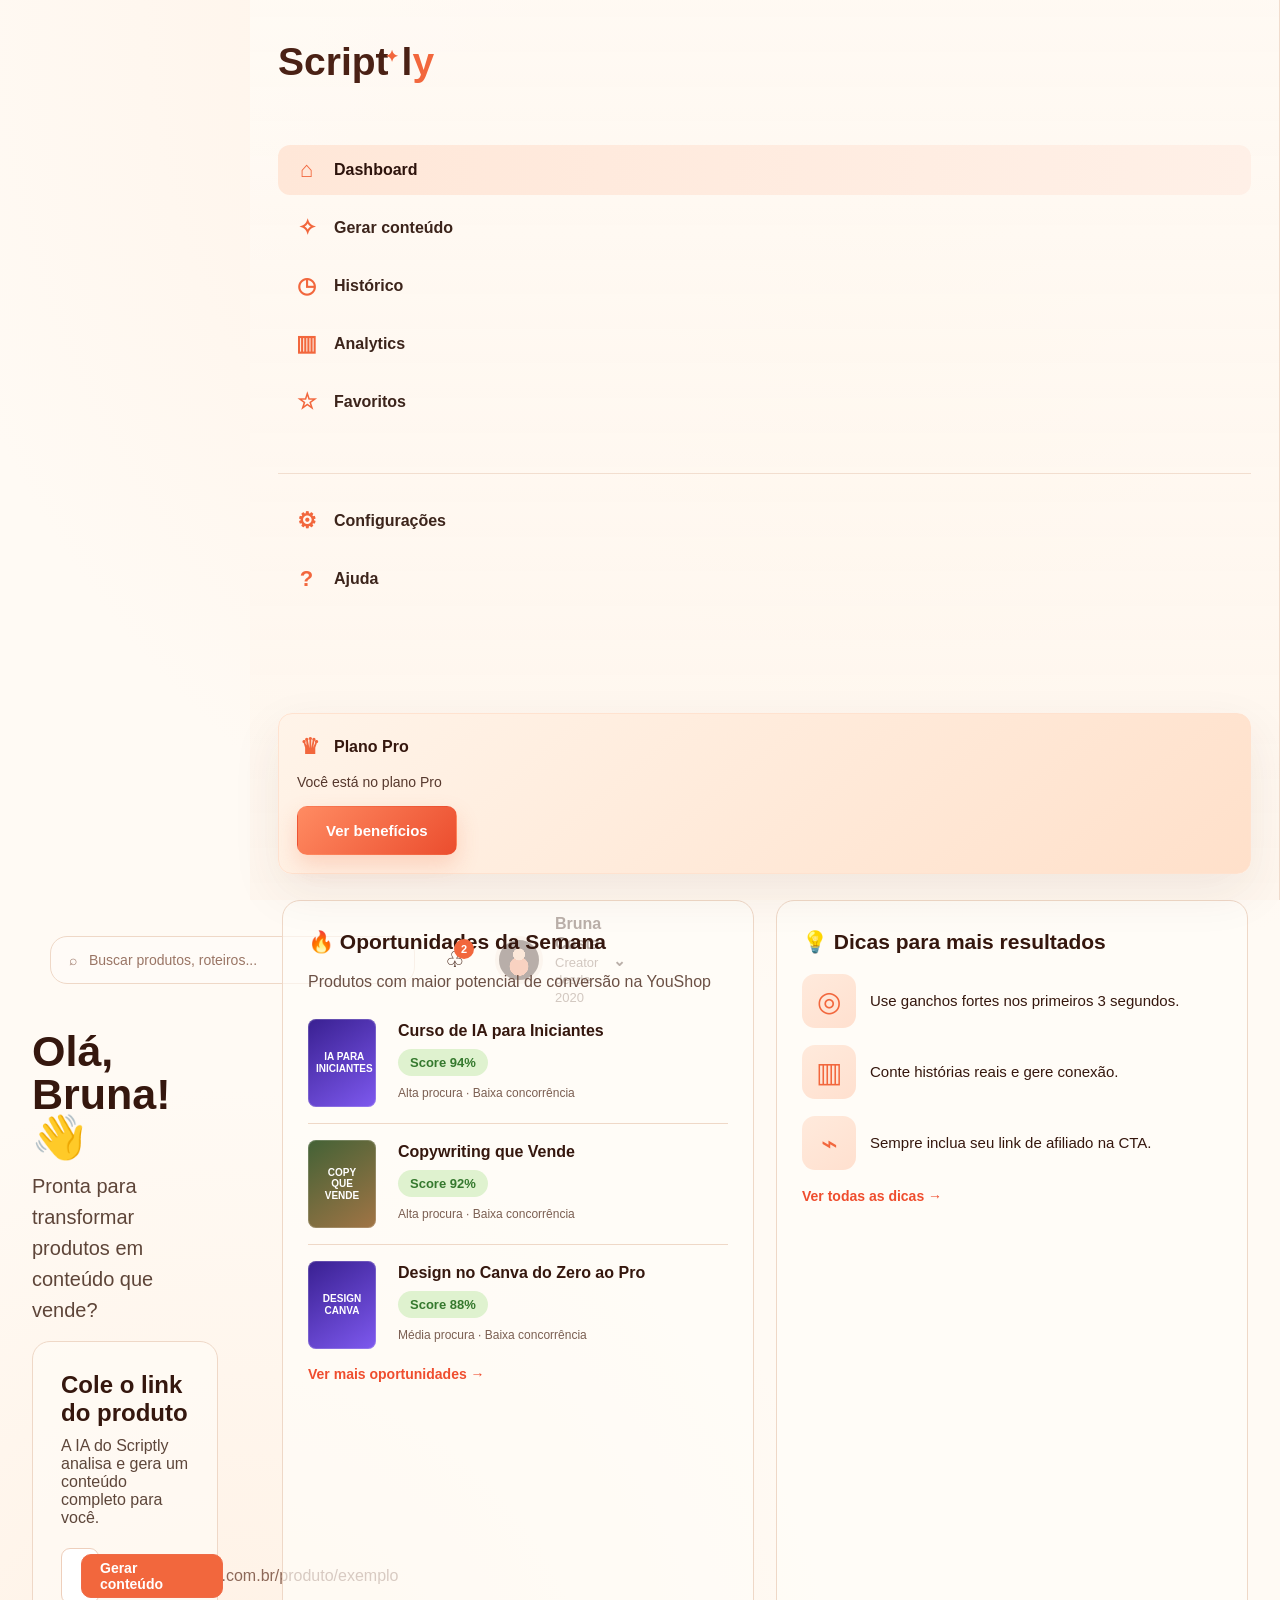
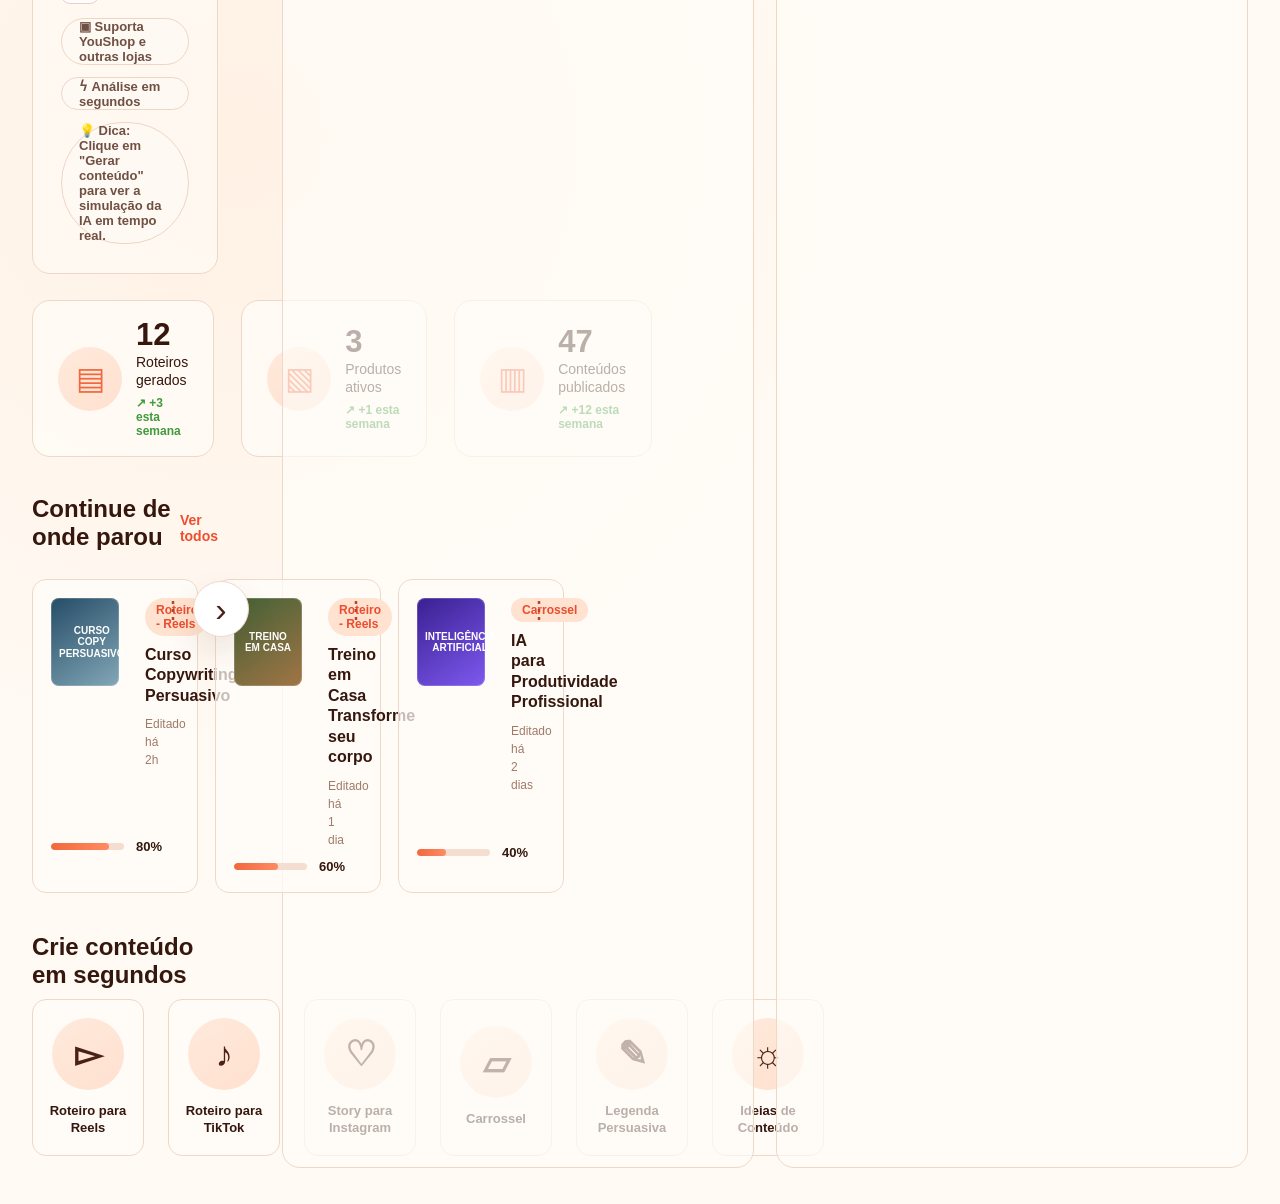
<file: index.html>
﻿<!DOCTYPE html>
<html lang="pt-BR">
<head>
  <meta charset="UTF-8" />
  <meta name="viewport" content="width=device-width, initial-scale=1.0" />
  <title>Scriptly Dashboard</title>
  <link rel="stylesheet" href="scriptly-dashboard.css" />
</head>
<body>
  <div class="dashboard">
    <aside class="sidebar">
      <div class="logo">Script<span class="spark">✦</span>l<span>y</span></div>

      <nav class="nav">
        <a class="nav-item active" href="#"><span class="icon">⌂</span>Dashboard</a>
        <a class="nav-item" href="scriptly-resultado.html"><span class="icon">✧</span>Gerar conteúdo</a>
        <a class="nav-item" href="#"><span class="icon">◷</span>Histórico</a>
        <a class="nav-item" href="#"><span class="icon">▥</span>Analytics</a>
        <a class="nav-item" href="#"><span class="icon">☆</span>Favoritos</a>
      </nav>

      <nav class="nav nav-secondary">
        <a class="nav-item" href="#"><span class="icon">⚙</span>Configurações</a>
        <a class="nav-item" href="#"><span class="icon">?</span>Ajuda</a>
      </nav>

      <div class="plan-card">
        <strong><span class="icon">♛</span>Plano Pro</strong>
        <p>Você está no plano Pro</p>
        <a class="button" href="#">Ver benefícios</a>
      </div>
    </aside>

    <main>
      <header class="topbar">
        <div class="search">⌕ <span>Buscar produtos, roteiros...</span></div>
        <div class="user-actions">
          <div class="bell">♧<span class="badge-dot">2</span></div>
          <div class="profile">
            <div class="avatar" aria-hidden="true"></div>
            <div>
              <strong>Bruna Costa</strong>
              <span>Creator desde 2020</span>
            </div>
            <strong>⌄</strong>
          </div>
        </div>
      </header>

      <section class="hero">
        <div>
          <h1>Olá, Bruna! 👋</h1>
          <p>Pronta para transformar produtos em conteúdo que vende?</p>
        </div>
      </section>

      <section class="generator">
        <div>
          <h2>Cole o link do produto</h2>
          <p>A IA do Scriptly analisa e gera um conteúdo completo para você.</p>
          <div class="generator-form">
            <div class="input-row">🔗 <span>https://youshop.com.br/produto/exemplo</span></div>
            <a class="button" href="scriptly-resultado.html">Gerar conteúdo</a>
          </div>
          <div class="chips">
            <span class="chip">▣ Suporta YouShop e outras lojas</span>
            <span class="chip">ϟ Análise em segundos</span>
            <span class="chip">💡 Dica: Clique em "Gerar conteúdo" para ver a simulação da IA em tempo real.</span>
          </div>
        </div>
      </section>

      <section class="stats">
        <article class="stat">
          <div class="stat-icon">▤</div>
          <div><b>12</b><span>Roteiros gerados</span><div class="gain">↗ +3 esta semana</div></div>
        </article>
        <article class="stat">
          <div class="stat-icon">▧</div>
          <div><b>3</b><span>Produtos ativos</span><div class="gain">↗ +1 esta semana</div></div>
        </article>
        <article class="stat">
          <div class="stat-icon">▥</div>
          <div><b>47</b><span>Conteúdos publicados</span><div class="gain">↗ +12 esta semana</div></div>
        </article>
      </section>

      <section class="continue-wrap">
        <div class="section-head">
          <h2 class="section-title">Continue de onde parou</h2>
          <a href="#">Ver todos</a>
        </div>

        <div class="projects">
          <article class="project-card">
            <div class="book blue">CURSO COPY PERSUASIVO</div>
            <div class="project-meta">
              <span class="tag">Roteiro - Reels</span>
              <h3>Curso Copywriting Persuasivo</h3>
              <small>Editado há 2h</small>
            </div>
            <div class="dots">⋮</div>
            <div class="progress"><div class="bar"><span style="width:80%"></span></div><b>80%</b></div>
          </article>

          <article class="project-card">
            <div class="book green">TREINO EM CASA</div>
            <div class="project-meta">
              <span class="tag">Roteiro - Reels</span>
              <h3>Treino em Casa Transforme seu corpo</h3>
              <small>Editado há 1 dia</small>
            </div>
            <div class="dots">⋮</div>
            <div class="progress"><div class="bar"><span style="width:60%"></span></div><b>60%</b></div>
          </article>

          <article class="project-card">
            <div class="book purple">INTELIGÊNCIA ARTIFICIAL</div>
            <div class="project-meta">
              <span class="tag">Carrossel</span>
              <h3>IA para Produtividade Profissional</h3>
              <small>Editado há 2 dias</small>
            </div>
            <div class="dots">⋮</div>
            <div class="progress"><div class="bar"><span style="width:40%"></span></div><b>40%</b></div>
          </article>
        </div>
        <div class="next">›</div>
      </section>

      <section>
        <h2 class="section-title">Crie conteúdo em segundos</h2>
        <div class="tools">
          <article class="tool-card"><div class="tool-icon">▻</div>Roteiro para Reels</article>
          <article class="tool-card"><div class="tool-icon">♪</div>Roteiro para TikTok</article>
          <article class="tool-card"><div class="tool-icon">♡</div>Story para Instagram</article>
          <article class="tool-card"><div class="tool-icon">▱</div>Carrossel</article>
          <article class="tool-card"><div class="tool-icon">✎</div>Legenda Persuasiva</article>
          <article class="tool-card"><div class="tool-icon">☼</div>Ideias de Conteúdo</article>
        </div>
      </section>
    </main>

    <aside>
      <section class="side-card">
        <h2>🔥 Oportunidades da Semana</h2>
        <p>Produtos com maior potencial de conversão na YouShop</p>

        <article class="opportunity">
          <div class="book purple">IA PARA INICIANTES</div>
          <div>
            <h3>Curso de IA para Iniciantes</h3>
            <span class="score">Score 94%</span>
            <small>Alta procura · Baixa concorrência</small>
          </div>
        </article>

        <article class="opportunity">
          <div class="book green">COPY QUE VENDE</div>
          <div>
            <h3>Copywriting que Vende</h3>
            <span class="score">Score 92%</span>
            <small>Alta procura · Baixa concorrência</small>
          </div>
        </article>

        <article class="opportunity">
          <div class="book purple">DESIGN CANVA</div>
          <div>
            <h3>Design no Canva do Zero ao Pro</h3>
            <span class="score">Score 88%</span>
            <small>Média procura · Baixa concorrência</small>
          </div>
        </article>

        <a class="panel-link" href="#">Ver mais oportunidades →</a>
      </section>

      <section class="side-card">
        <h2>💡 Dicas para mais resultados</h2>
        <div class="tip"><div class="tip-icon">◎</div><p>Use ganchos fortes nos primeiros 3 segundos.</p></div>
        <div class="tip"><div class="tip-icon">▥</div><p>Conte histórias reais e gere conexão.</p></div>
        <div class="tip"><div class="tip-icon">⌁</div><p>Sempre inclua seu link de afiliado na CTA.</p></div>
        <a class="panel-link" href="#">Ver todas as dicas →</a>
      </section>
    </aside>
  </div>
</body>
</html>
</file>
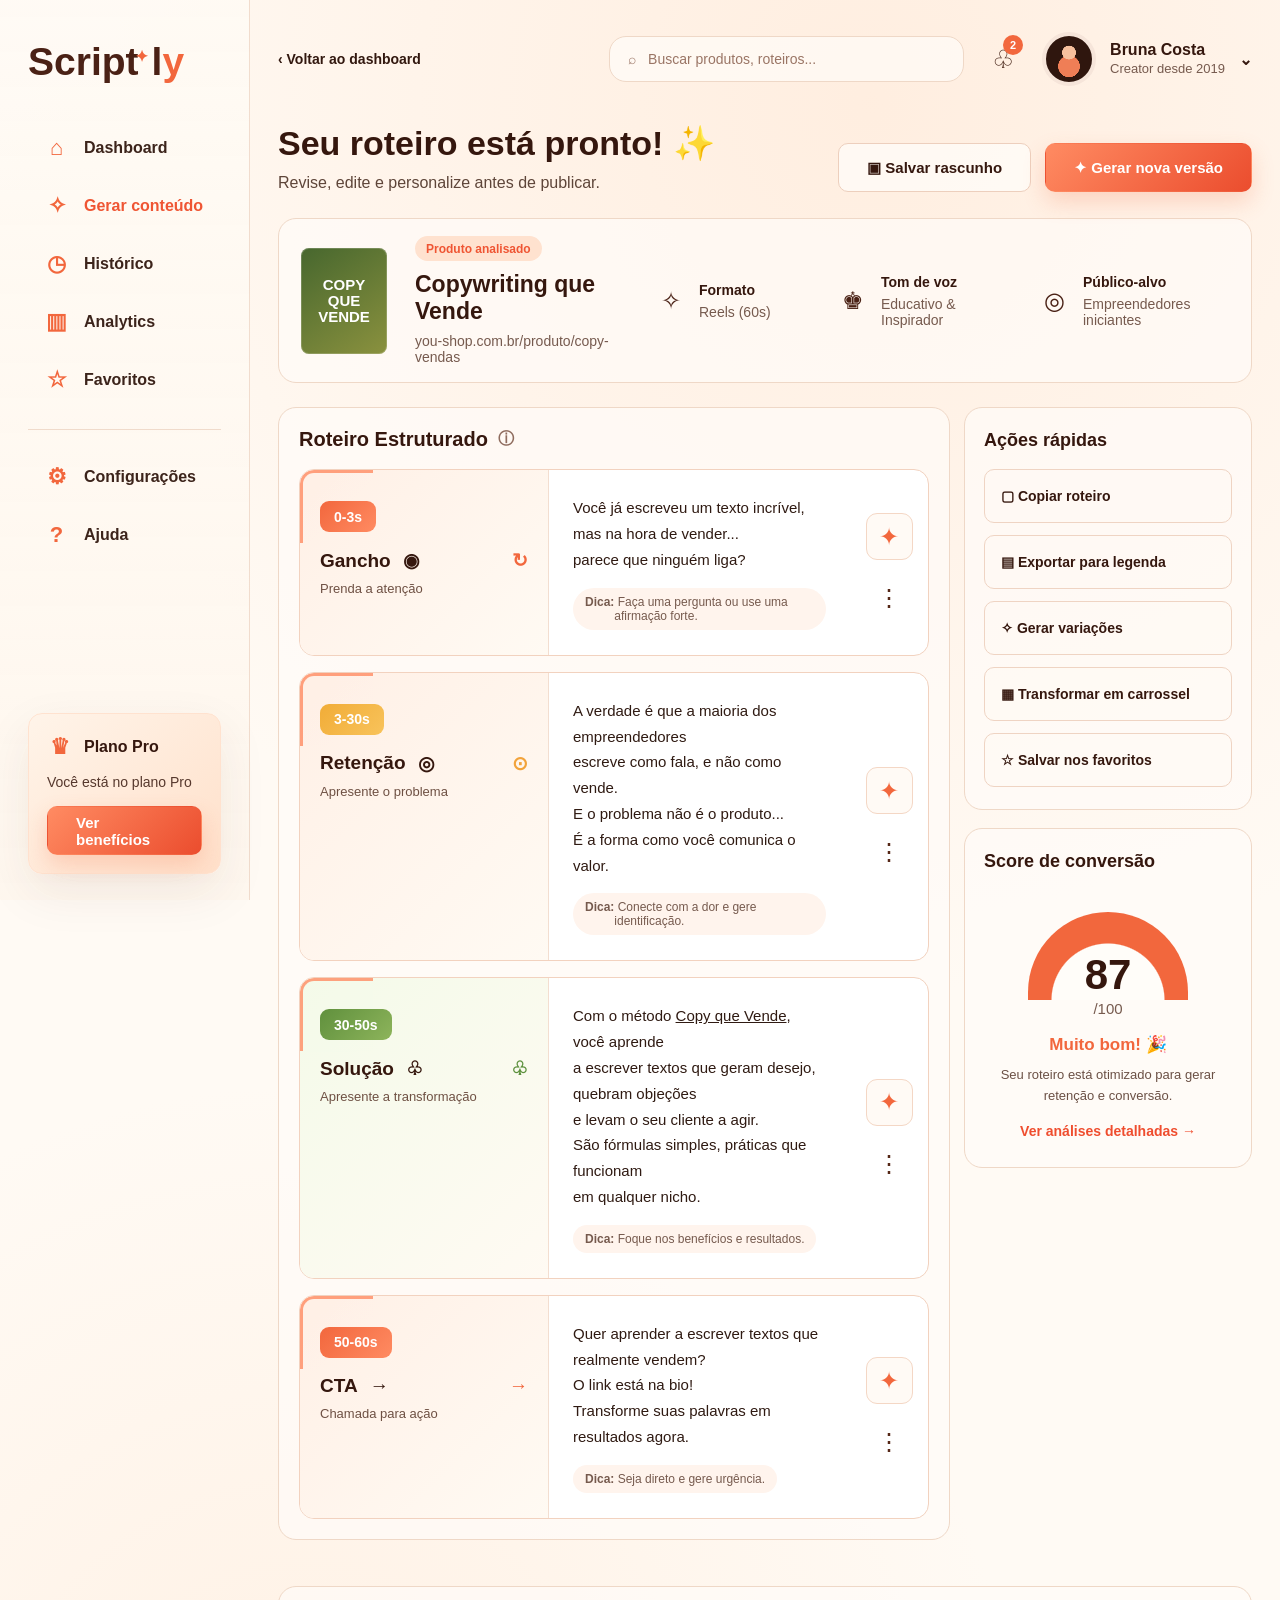
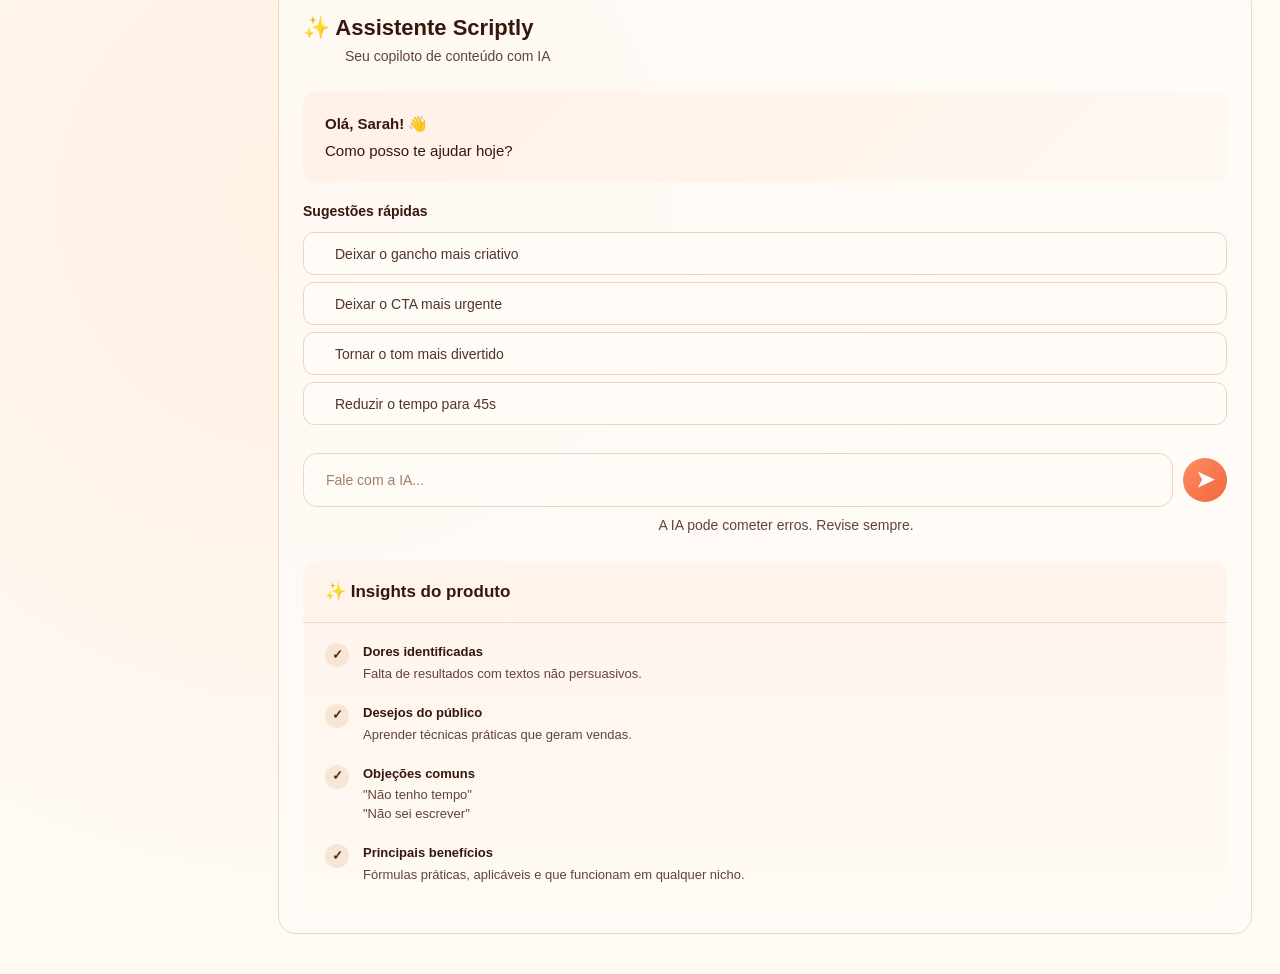
<file: scriptly-resultado.html>
﻿<!DOCTYPE html>
<html lang="pt-BR">
<head>
  <meta charset="UTF-8" />
  <meta name="viewport" content="width=device-width, initial-scale=1.0" />
  <title>Scriptly - Roteiro Pronto</title>
  <link rel="stylesheet" href="scriptly-resultado.css" />
</head>
<body>
  <div class="app">
    <aside class="sidebar">
      <div class="logo">Script<span class="spark">✦</span>l<span>y</span></div>

      <nav class="nav">
        <a class="nav-item" href="scriptly-dashboard.html"><span class="icon">⌂</span>Dashboard</a>
        <a class="nav-item active" href="#"><span class="icon">✧</span>Gerar conteúdo</a>
        <a class="nav-item" href="#"><span class="icon">◷</span>Histórico</a>
        <a class="nav-item" href="#"><span class="icon">▥</span>Analytics</a>
        <a class="nav-item" href="#"><span class="icon">☆</span>Favoritos</a>
      </nav>

      <nav class="nav nav-secondary">
        <a class="nav-item" href="#"><span class="icon">⚙</span>Configurações</a>
        <a class="nav-item" href="#"><span class="icon">?</span>Ajuda</a>
      </nav>

      <div class="plan-card">
        <strong><span class="icon">♛</span>Plano Pro</strong>
        <p>Você está no plano Pro</p>
        <a class="button" href="#">Ver benefícios</a>
      </div>
    </aside>

    <main>
      <header class="topbar">
        <a class="back" href="index.html">‹ Voltar ao dashboard</a>
        <div class="top-actions">
          <div class="search">⌕ <span>Buscar produtos, roteiros...</span></div>
          <div class="bell">♧<span class="badge-dot">2</span></div>
          <div class="profile">
            <div class="avatar" aria-hidden="true"></div>
            <div>
              <strong>Bruna Costa</strong>
              <span>Creator desde 2019</span>
            </div>
            <strong>⌄</strong>
          </div>
        </div>
      </header>

      <section class="page-head">
        <div>
          <h1>Seu roteiro está pronto! ✨</h1>
          <p>Revise, edite e personalize antes de publicar.</p>
        </div>
        <div class="head-buttons">
          <a class="button secondary" href="#">▣ Salvar rascunho</a>
          <a class="button" href="#">✦ Gerar nova versão</a>
        </div>
      </section>

      <section class="product-card">
        <div class="cover">COPY<br>QUE<br>VENDE</div>
        <div class="product-info">
          <span class="pill">Produto analisado</span>
          <h2>Copywriting que Vende</h2>
          <p>you-shop.com.br/produto/copy-vendas</p>
        </div>
        <div class="mini"><div class="mini-icon">✧</div><div><strong>Formato</strong><p>Reels (60s)</p></div></div>
        <div class="mini"><div class="mini-icon">♚</div><div><strong>Tom de voz</strong><p>Educativo & Inspirador</p></div></div>
        <div class="mini"><div class="mini-icon">◎</div><div><strong>Público-alvo</strong><p>Empreendedores iniciantes</p></div></div>
      </section>

      <div class="workspace">
        <section class="content-card">
          <h2 class="content-title">Roteiro Estruturado <span style="color:#8f6c5e;font-size:16px;">ⓘ</span></h2>

          <div class="script-list">
            <article class="script-step">
              <div class="step-meta">
                <span class="step-time">0-3s</span>
                <h3>Gancho <span>◉</span><span style="margin-left:auto;color:#f2673d;">↻</span></h3>
                <p>Prenda a atenção</p>
              </div>
              <div class="step-text">
                <p>Você já escreveu um texto incrível,<br>mas na hora de vender...<br>parece que ninguém liga?</p>
                <span class="hint"><strong>Dica:</strong>&nbsp;Faça uma pergunta ou use uma afirmação forte.</span>
              </div>
              <div class="step-tools"><span class="magic">✦</span><span>⋮</span></div>
            </article>

            <article class="script-step retention">
              <div class="step-meta">
                <span class="step-time">3-30s</span>
                <h3>Retenção <span>◎</span><span style="margin-left:auto;color:#f2a33b;">⊙</span></h3>
                <p>Apresente o problema</p>
              </div>
              <div class="step-text">
                <p>A verdade é que a maioria dos empreendedores<br>escreve como fala, e não como vende.<br>E o problema não é o produto...<br>É a forma como você comunica o valor.</p>
                <span class="hint"><strong>Dica:</strong>&nbsp;Conecte com a dor e gere identificação.</span>
              </div>
              <div class="step-tools"><span class="magic">✦</span><span>⋮</span></div>
            </article>

            <article class="script-step solution">
              <div class="step-meta">
                <span class="step-time">30-50s</span>
                <h3>Solução <span>♧</span><span style="margin-left:auto;color:#5d913e;">♧</span></h3>
                <p>Apresente a transformação</p>
              </div>
              <div class="step-text">
                <p>Com o método <u>Copy que Vende</u>, você aprende<br>a escrever textos que geram desejo, quebram objeções<br>e levam o seu cliente a agir.<br>São fórmulas simples, práticas que funcionam<br>em qualquer nicho.</p>
                <span class="hint"><strong>Dica:</strong>&nbsp;Foque nos benefícios e resultados.</span>
              </div>
              <div class="step-tools"><span class="magic">✦</span><span>⋮</span></div>
            </article>

            <article class="script-step">
              <div class="step-meta">
                <span class="step-time">50-60s</span>
                <h3>CTA <span>→</span><span style="margin-left:auto;color:#f2673d;">→</span></h3>
                <p>Chamada para ação</p>
              </div>
              <div class="step-text">
                <p>Quer aprender a escrever textos que realmente vendem?<br>O link está na bio!<br>Transforme suas palavras em resultados agora.</p>
                <span class="hint"><strong>Dica:</strong>&nbsp;Seja direto e gere urgência.</span>
              </div>
              <div class="step-tools"><span class="magic">✦</span><span>⋮</span></div>
            </article>
          </div>
        </section>

        <aside>
          <section class="side-box">
            <h2>Ações rápidas</h2>
            <div class="quick-actions">
              <a class="quick-button" href="#">▢ Copiar roteiro</a>
              <a class="quick-button" href="#">▤ Exportar para legenda</a>
              <a class="quick-button" href="#">✧ Gerar variações</a>
              <a class="quick-button" href="#">▦ Transformar em carrossel</a>
              <a class="quick-button" href="#">☆ Salvar nos favoritos</a>
            </div>
          </section>

          <section class="side-box">
            <h2>Score de conversão</h2>
            <div class="score-gauge">
              <div class="gauge"></div>
              <div class="score-number">87<span>/100</span></div>
              <div class="score-good">Muito bom! 🎉</div>
              <p>Seu roteiro está otimizado para gerar retenção e conversão.</p>
              <a class="panel-link" href="#" style="color:#ef4d2e;font-weight:800;font-size:14px;">Ver análises detalhadas →</a>
            </div>
          </section>
        </aside>
      </div>
    </main>

    <aside class="right-panel">
      <section class="assistant-card">
        <h2>✨ Assistente Scriptly</h2>
        <p>Seu copiloto de conteúdo com IA</p>

        <div class="message">
          <strong>Olá, Sarah! 👋</strong>
          Como posso te ajudar hoje?
        </div>

        <div class="suggestions">
          <h3>Sugestões rápidas</h3>
          <a class="suggestion" href="#">Deixar o gancho mais criativo</a>
          <a class="suggestion" href="#">Deixar o CTA mais urgente</a>
          <a class="suggestion" href="#">Tornar o tom mais divertido</a>
          <a class="suggestion" href="#">Reduzir o tempo para 45s</a>
        </div>

        <div class="chat">
          <div class="chat-input">Fale com a IA...</div>
          <div class="send">➤</div>
        </div>
        <p class="note">A IA pode cometer erros. Revise sempre.</p>

        <div class="insights">
          <h3>✨ Insights do produto</h3>
          <div class="insight-list">
            <div class="insight"><span class="check">✓</span><div><strong>Dores identificadas</strong><p>Falta de resultados com textos não persuasivos.</p></div></div>
            <div class="insight"><span class="check">✓</span><div><strong>Desejos do público</strong><p>Aprender técnicas práticas que geram vendas.</p></div></div>
            <div class="insight"><span class="check">✓</span><div><strong>Objeções comuns</strong><p>"Não tenho tempo"<br>"Não sei escrever"</p></div></div>
            <div class="insight"><span class="check">✓</span><div><strong>Principais benefícios</strong><p>Fórmulas práticas, aplicáveis e que funcionam em qualquer nicho.</p></div></div>
          </div>
        </div>
      </section>
    </aside>
  </div>
</body>
</html>
</file>
<file: scriptly-dashboard.css>
﻿:root {
      --bg: #fffaf4;
      --panel: #fffdf9;
      --cream: #fff4ea;
      --cream-2: #ffeee0;
      --line: #efd8c7;
      --text: #35170e;
      --muted: #7b5f52;
      --soft: #b98a72;
      --orange: #f2673d;
      --orange-2: #ff8b62;
      --brown: #4a2115;
      --green: #3f9a3c;
      --shadow: 0 18px 50px rgba(76, 37, 21, 0.08);
      --radius: 18px;
    }

    * {
      box-sizing: border-box;
    }

    body {
      margin: 0;
      min-height: 100vh;
      font-family: Inter, "Segoe UI", Arial, sans-serif;
      color: var(--text);
      background:
        radial-gradient(circle at 70% 0%, rgba(255, 229, 209, 0.58), transparent 34%),
        radial-gradient(circle at 18% 62%, rgba(255, 237, 221, 0.7), transparent 32%),
        var(--bg);
    }

    a {
      color: inherit;
      text-decoration: none;
    }

    .dashboard {
      display: grid;
      grid-template-columns: 292px minmax(680px, 1fr) 382px;
      min-height: 100vh;
    }

    .sidebar {
      position: sticky;
      top: 0;
      height: 100vh;
      display: flex;
      flex-direction: column;
      padding: 42px 28px 26px;
      border-right: 1px solid rgba(239, 216, 199, 0.85);
      background: linear-gradient(180deg, rgba(255, 250, 244, 0.92), rgba(255, 246, 237, 0.82));
    }

    .logo {
      margin-bottom: 42px;
      font-size: 39px;
      font-weight: 800;
      letter-spacing: 0;
      color: var(--brown);
      line-height: 1;
    }

    .logo span {
      color: var(--orange);
    }

    .logo .spark {
      display: inline-block;
      transform: translate(-4px, -13px);
      font-size: 16px;
      color: var(--orange);
    }

    .nav {
      display: grid;
      gap: 8px;
    }

    .nav-item {
      display: flex;
      align-items: center;
      gap: 15px;
      height: 50px;
      padding: 0 16px;
      border-radius: 12px;
      color: #3c241b;
      font-weight: 600;
      font-size: 16px;
    }

    .nav-item.active {
      background: linear-gradient(90deg, #ffe7d8, #fff0e7);
      color: #2d130c;
    }

    .icon {
      width: 25px;
      height: 25px;
      display: grid;
      place-items: center;
      color: var(--orange);
      font-size: 22px;
      line-height: 1;
    }

    .nav-secondary {
      margin-top: 24px;
      padding-top: 22px;
      border-top: 1px solid rgba(239, 216, 199, 0.82);
    }

    .plan-card {
      position: static;
      margin-top: auto;
      padding: 20px 18px 18px;
      border: 1px solid #ffe2cf;
      border-radius: 14px;
      background: linear-gradient(140deg, #fff4e9, #ffe0ca);
      box-shadow: var(--shadow);
    }

    .plan-card strong {
      display: flex;
      align-items: center;
      gap: 12px;
      margin-bottom: 15px;
      font-size: 16px;
    }

    .plan-card p {
      margin: 0 0 16px;
      font-size: 14px;
      color: #56382d;
    }

    .button {
      display: inline-flex;
      align-items: center;
      justify-content: center;
      gap: 9px;
      min-height: 49px;
      padding: 0 28px;
      border: 1px solid transparent;
      border-radius: 10px;
      background: linear-gradient(135deg, var(--orange-2), #eb4d2e);
      color: white;
      font-size: 15px;
      font-weight: 800;
      box-shadow: 0 10px 22px rgba(242, 103, 61, 0.22);
    }

    .generator .button {
      width: 142px;
      min-height: 44px;
      flex: 0 0 auto;
      padding: 0 18px;
      border: 1px solid #ef6b47;
      border-radius: 10px;
      background: #f2673d;
      box-shadow: none;
      font-weight: 700;
      font-size: 14px;
    }

    main {
      padding: 32px 32px 48px;
    }

    .topbar {
      display: grid;
      grid-template-columns: 1fr auto 1fr;
      align-items: center;
      gap: 18px;
      height: 56px;
      width: calc(100% + 382px);
      margin-bottom: 42px;
    }

    .search {
      width: 365px;
      height: 48px;
      display: flex;
      align-items: center;
      gap: 12px;
      grid-column: 2;
      padding: 0 18px;
      border: 1px solid var(--line);
      border-radius: 17px;
      color: #9a7565;
      background: rgba(255, 253, 249, 0.7);
      font-size: 14px;
    }

    .user-actions {
      grid-column: 3;
      display: flex;
      justify-content: flex-end;
      align-items: center;
      gap: 18px;
    }

    .bell {
      position: relative;
      width: 44px;
      height: 48px;
      display: flex;
      align-items: center;
      justify-content: center;
      flex: 0 0 44px;
      font-size: 22px;
      line-height: 1;
      color: #432014;
    }

    .badge-dot {
      position: absolute;
      top: 3px;
      right: 3px;
      width: 20px;
      height: 20px;
      display: grid;
      place-items: center;
      border-radius: 50%;
      background: var(--orange);
      color: white;
      font-size: 11px;
      font-weight: 800;
    }

    .profile {
      display: flex;
      align-items: center;
      gap: 12px;
      height: 48px;
    }

    .avatar {
      width: 48px;
      height: 48px;
      flex: 0 0 48px;
      border-radius: 50%;
      background:
        radial-gradient(circle at 50% 36%, #f7c09d 0 18%, transparent 19%),
        radial-gradient(circle at 50% 66%, #ef7e56 0 28%, transparent 29%),
        linear-gradient(#2f160e, #2f160e);
      border: 4px solid #f6e5da;
    }

    .profile strong {
      display: block;
      font-size: 16px;
      line-height: 1.25;
    }

    .profile > div {
      height: 48px;
      display: flex;
      flex-direction: column;
      justify-content: center;
    }

    .profile > strong:last-child {
      height: 48px;
      display: flex;
      align-items: center;
      font-size: 15px;
      line-height: 1;
    }

    .profile span {
      color: var(--muted);
      font-size: 13px;
      line-height: 1.35;
    }

    .hero {
      display: grid;
      grid-template-columns: 1fr 360px;
      align-items: end;
      gap: 24px;
      margin-bottom: 15px;
    }

    .hero h1 {
      margin: 0 0 12px;
      font-size: 43px;
      line-height: 1;
      letter-spacing: 0;
    }

    .hero p {
      margin: 0;
      max-width: 450px;
      color: #5e4539;
      font-size: 20px;
      line-height: 1.55;
    }

    .generator {
      display: block;
      padding: 29px 28px;
      margin-bottom: 26px;
      border: 1px solid var(--line);
      border-radius: var(--radius);
      background: rgba(255, 253, 249, 0.58);
    }

    .generator h2,
    .section-title {
      margin: 0 0 10px;
      font-size: 24px;
      letter-spacing: 0;
    }

    .generator p {
      margin: 0 0 21px;
      color: #5d463a;
      font-size: 16px;
    }

    .generator-form {
      display: grid;
      grid-template-columns: minmax(0, 1fr) auto;
      align-items: center;
      gap: 20px;
    }

    .input-row {
      display: flex;
      align-items: center;
      gap: 13px;
      height: 56px;
      padding: 0 18px;
      border: 1px solid #eecfbc;
      border-radius: 9px;
      background: white;
      color: #8d6858;
      font-size: 16px;
    }

    .chips {
      display: flex;
      flex-wrap: wrap;
      gap: 12px;
      margin-top: 14px;
    }

    .chip {
      display: inline-flex;
      align-items: center;
      gap: 9px;
      min-height: 33px;
      padding: 0 17px;
      border: 1px solid #f0d5c3;
      border-radius: 999px;
      background: #fff9f4;
      color: #6f5042;
      font-size: 13px;
      font-weight: 600;
    }

    .stats {
      display: grid;
      grid-template-columns: repeat(3, 1fr);
      gap: 27px;
      margin-bottom: 38px;
    }

    .stat {
      display: grid;
      grid-template-columns: 78px 1fr;
      align-items: center;
      min-height: 104px;
      padding: 18px 25px;
      border: 1px solid var(--line);
      border-radius: var(--radius);
      background: rgba(255, 253, 249, 0.66);
    }

    .stat-icon,
    .tool-icon,
    .tip-icon {
      display: grid;
      place-items: center;
      border-radius: 50%;
      background: linear-gradient(145deg, #ffeadc, #ffe0cf);
      color: var(--orange);
    }

    .stat-icon {
      width: 64px;
      height: 64px;
      font-size: 31px;
    }

    .stat b {
      display: block;
      margin-bottom: 3px;
      font-size: 31px;
      line-height: 1;
    }

    .stat span {
      font-size: 14px;
    }

    .gain {
      margin-top: 7px;
      color: var(--green);
      font-size: 12px;
      font-weight: 700;
    }

    .section-head {
      display: flex;
      justify-content: space-between;
      align-items: center;
      margin: 0 0 18px;
    }

    .section-head a,
    .panel-link {
      color: #ef4d2e;
      font-size: 14px;
      font-weight: 800;
    }

    .continue-wrap {
      position: relative;
      margin-bottom: 40px;
    }

    .projects {
      display: grid;
      grid-template-columns: repeat(3, 1fr);
      gap: 17px;
    }

    .project-card {
      display: grid;
      grid-template-columns: 78px 1fr 18px;
      gap: 16px;
      min-height: 138px;
      padding: 18px;
      border: 1px solid var(--line);
      border-radius: 14px;
      background: rgba(255, 253, 249, 0.72);
    }

    .book {
      width: 68px;
      height: 88px;
      display: grid;
      align-content: center;
      justify-items: center;
      padding: 8px;
      border-radius: 8px;
      color: white;
      text-align: center;
      font-size: 10px;
      font-weight: 800;
      line-height: 1.15;
      box-shadow: inset 0 0 0 1px rgba(255,255,255,0.18);
    }

    .book.blue { background: linear-gradient(145deg, #254d67, #83a7b7); }
    .book.green { background: linear-gradient(145deg, #436236, #a17445); }
    .book.purple { background: linear-gradient(145deg, #392091, #7e59ef); }

    .project-meta {
      min-width: 0;
    }

    .tag {
      display: inline-flex;
      margin-bottom: 9px;
      padding: 5px 11px;
      border-radius: 999px;
      background: #ffe2cf;
      color: #eb4d2e;
      font-size: 12px;
      font-weight: 800;
    }

    .project-card h3 {
      margin: 0 0 8px;
      font-size: 16px;
      line-height: 1.28;
    }

    .project-card small {
      color: #a07a68;
      font-size: 12px;
    }

    .dots {
      color: #b3482e;
      font-size: 24px;
      line-height: 1;
    }

    .progress {
      grid-column: 1 / -1;
      display: grid;
      grid-template-columns: 1fr 43px;
      gap: 12px;
      align-items: center;
      margin-top: -5px;
    }

    .bar {
      height: 7px;
      overflow: hidden;
      border-radius: 99px;
      background: #f3ded0;
    }

    .bar span {
      display: block;
      height: 100%;
      border-radius: inherit;
      background: linear-gradient(90deg, var(--orange), var(--orange-2));
    }

    .progress b {
      font-size: 13px;
    }

    .next {
      position: absolute;
      right: -31px;
      top: 86px;
      width: 56px;
      height: 56px;
      display: grid;
      place-items: center;
      border: 1px solid #f0d7c7;
      border-radius: 50%;
      background: white;
      color: var(--brown);
      font-size: 34px;
      box-shadow: 0 15px 32px rgba(76, 37, 21, 0.1);
    }

    .tools {
      display: grid;
      grid-template-columns: repeat(6, minmax(112px, 1fr));
      gap: 24px;
    }

    .tool-card {
      min-height: 136px;
      display: grid;
      justify-items: center;
      align-content: center;
      gap: 13px;
      padding: 18px 10px;
      border: 1px solid var(--line);
      border-radius: 14px;
      background: rgba(255, 253, 249, 0.68);
      text-align: center;
      font-size: 13px;
      font-weight: 800;
      line-height: 1.3;
    }

    .tool-icon {
      width: 72px;
      height: 72px;
      color: var(--brown);
      font-size: 35px;
    }

    aside {
      padding: 122px 32px 34px 0;
    }

    .side-card {
      padding: 29px 25px 25px;
      margin-bottom: 28px;
      border: 1px solid var(--line);
      border-radius: var(--radius);
      background: rgba(255, 253, 249, 0.66);
    }

    .side-card h2 {
      display: flex;
      align-items: center;
      gap: 10px;
      margin: 0 0 20px;
      font-size: 21px;
    }

    .side-card > p {
      margin: -4px 0 24px;
      color: #6b5045;
      font-size: 16px;
      line-height: 1.55;
    }

    .opportunity {
      display: grid;
      grid-template-columns: 72px 1fr;
      gap: 18px;
      padding: 16px 0;
      border-top: 1px solid #efd8c7;
    }

    .opportunity:first-of-type {
      border-top: 0;
      padding-top: 0;
    }

    .opportunity h3 {
      margin: 2px 0 8px;
      font-size: 16px;
      line-height: 1.28;
    }

    .score {
      display: inline-flex;
      padding: 6px 12px;
      border-radius: 999px;
      background: #dff2cf;
      color: #35792e;
      font-size: 13px;
      font-weight: 800;
    }

    .opportunity small {
      display: block;
      margin-top: 10px;
      color: #7b5f52;
      font-size: 12px;
    }

    .tip {
      display: grid;
      grid-template-columns: 54px 1fr;
      align-items: center;
      gap: 14px;
      margin-bottom: 17px;
    }

    .tip-icon {
      width: 54px;
      height: 54px;
      font-size: 28px;
      border-radius: 13px;
    }

    .tip p {
      margin: 0;
      font-size: 15px;
      line-height: 1.42;
    }

    @media (max-width: 1320px) {
      .dashboard {
        grid-template-columns: 250px minmax(620px, 1fr);
      }

      .topbar {
        width: 100%;
      }

      aside {
        grid-column: 2;
        padding: 0 32px 36px;
        display: grid;
        grid-template-columns: 1fr 1fr;
        gap: 22px;
      }

      .side-card {
        margin-bottom: 0;
      }
    }

    @media (max-width: 980px) {
      .dashboard {
        display: block;
      }

      .sidebar {
        position: static;
        height: auto;
        padding: 24px;
      }

      .logo {
        margin-bottom: 24px;
      }

      .nav {
        grid-template-columns: repeat(3, 1fr);
        gap: 10px;
      }

      .nav-secondary {
        margin-top: 10px;
      }

      .plan-card {
        position: static;
        margin-top: 18px;
      }

      main {
        padding: 24px;
      }

      .topbar {
        grid-template-columns: 1fr;
        height: auto;
        margin-bottom: 26px;
      }

      .search {
        grid-column: 1;
        width: min(100%, 420px);
      }

      .user-actions {
        grid-column: 1;
        justify-content: flex-start;
      }

      .hero,
      .generator {
        grid-template-columns: 1fr;
      }

      .generator-form {
        grid-template-columns: 1fr;
      }

      .generator .button {
        justify-self: start;
      }

      .stats,
      .projects {
        grid-template-columns: 1fr;
      }

      .tools {
        grid-template-columns: repeat(2, 1fr);
      }

      .next {
        display: none;
      }

      aside {
        display: block;
        padding: 0 24px 28px;
      }
    }

    @media (max-width: 560px) {
      .nav {
        grid-template-columns: 1fr;
      }

      .hero h1 {
        font-size: 35px;
      }

      .hero p {
        font-size: 17px;
      }

      .generator {
        padding: 22px 18px;
      }

      .stats {
        gap: 14px;
      }

      .stat {
        grid-template-columns: 58px 1fr;
        padding: 16px;
      }

      .stat-icon {
        width: 50px;
        height: 50px;
        font-size: 24px;
      }

      .tools {
        grid-template-columns: 1fr;
      }

      .topbar {
        align-items: start;
      }
    }
</file>
<file: scriptly-resultado.css>
﻿:root {
      --bg: #fffaf4;
      --panel: #fffdf9;
      --cream: #fff4ea;
      --cream-2: #ffeee0;
      --line: #efd8c7;
      --text: #35170e;
      --muted: #765a4e;
      --orange: #f2673d;
      --orange-2: #ff8b62;
      --brown: #4a2115;
      --green: #5d913e;
      --yellow: #e8a83b;
      --shadow: 0 18px 50px rgba(76, 37, 21, 0.08);
      --radius: 18px;
    }

    * { box-sizing: border-box; }

    body {
      margin: 0;
      min-height: 100vh;
      font-family: Inter, "Segoe UI", Arial, sans-serif;
      color: var(--text);
      background:
        radial-gradient(circle at 68% 4%, rgba(255, 229, 209, 0.58), transparent 34%),
        radial-gradient(circle at 24% 70%, rgba(255, 237, 221, 0.72), transparent 35%),
        var(--bg);
    }

    a { color: inherit; text-decoration: none; }

    .app {
      display: grid;
      grid-template-columns: 282px minmax(760px, 1fr) 382px;
      min-height: 100vh;
    }

    .sidebar {
      position: sticky;
      top: 0;
      height: 100vh;
      display: flex;
      flex-direction: column;
      padding: 42px 28px 26px;
      border-right: 1px solid rgba(239, 216, 199, 0.86);
      background: linear-gradient(180deg, rgba(255, 250, 244, 0.94), rgba(255, 246, 237, 0.84));
    }

    .logo {
      margin-bottom: 42px;
      font-size: 39px;
      font-weight: 800;
      line-height: 1;
      color: var(--brown);
    }

    .logo span { color: var(--orange); }
    .logo .spark {
      display: inline-block;
      transform: translate(-4px, -13px);
      font-size: 16px;
      color: var(--orange);
    }

    .nav {
      display: grid;
      gap: 8px;
    }

    .nav-item {
      display: flex;
      align-items: center;
      gap: 15px;
      height: 50px;
      padding: 0 16px;
      border-radius: 12px;
      color: #3c241b;
      font-size: 16px;
      font-weight: 600;
    }

    .nav-item.active {
      color: #ef5533;
    }

    .icon {
      width: 25px;
      height: 25px;
      display: grid;
      place-items: center;
      color: var(--orange);
      font-size: 22px;
      line-height: 1;
    }

    .nav-secondary {
      margin-top: 24px;
      padding-top: 22px;
      border-top: 1px solid rgba(239, 216, 199, 0.9);
    }

    .plan-card {
      position: static;
      margin-top: auto;
      padding: 20px 18px 18px;
      border: 1px solid #ffe2cf;
      border-radius: 14px;
      background: linear-gradient(140deg, #fff4e9, #ffe0ca);
      box-shadow: var(--shadow);
    }

    .plan-card strong {
      display: flex;
      align-items: center;
      gap: 12px;
      margin-bottom: 15px;
      font-size: 16px;
    }

    .plan-card p {
      margin: 0 0 16px;
      color: #56382d;
      font-size: 14px;
    }

    .button {
      display: inline-flex;
      align-items: center;
      justify-content: center;
      gap: 9px;
      min-height: 49px;
      padding: 0 28px;
      border: 1px solid transparent;
      border-radius: 10px;
      background: linear-gradient(135deg, var(--orange-2), #eb4d2e);
      color: white;
      font-size: 15px;
      font-weight: 800;
      box-shadow: 0 10px 22px rgba(242, 103, 61, 0.22);
    }

    .button.secondary {
      background: rgba(255, 253, 249, 0.78);
      border-color: #edcfbd;
      color: var(--text);
      box-shadow: none;
    }

    main {
      padding: 32px 28px 46px;
    }

    .topbar {
      display: flex;
      justify-content: space-between;
      align-items: center;
      gap: 24px;
      margin-bottom: 39px;
    }

    .back {
      display: inline-flex;
      align-items: center;
      gap: 10px;
      color: #32180f;
      font-size: 14px;
      font-weight: 600;
    }

    .top-actions {
      display: flex;
      align-items: center;
      gap: 28px;
    }

    .search {
      width: 355px;
      height: 46px;
      display: flex;
      align-items: center;
      gap: 12px;
      padding: 0 18px;
      border: 1px solid var(--line);
      border-radius: 17px;
      background: rgba(255, 253, 249, 0.72);
      color: #9a7565;
      font-size: 14px;
    }

    .bell {
      position: relative;
      font-size: 25px;
      color: #432014;
    }

    .badge-dot {
      position: absolute;
      top: -10px;
      right: -9px;
      width: 20px;
      height: 20px;
      display: grid;
      place-items: center;
      border-radius: 50%;
      background: var(--orange);
      color: white;
      font-size: 11px;
      font-weight: 800;
    }

    .profile {
      display: flex;
      align-items: center;
      gap: 14px;
    }

    .avatar {
      width: 54px;
      height: 54px;
      border-radius: 50%;
      border: 4px solid #f6e5da;
      background:
        radial-gradient(circle at 50% 36%, #f7c09d 0 18%, transparent 19%),
        radial-gradient(circle at 50% 66%, #ef7e56 0 28%, transparent 29%),
        linear-gradient(#2f160e, #2f160e);
    }

    .profile strong {
      display: block;
      font-size: 16px;
    }

    .profile span {
      color: var(--muted);
      font-size: 13px;
    }

    .page-head {
      display: flex;
      justify-content: space-between;
      align-items: end;
      gap: 24px;
      margin-bottom: 26px;
    }

    .page-head h1 {
      margin: 0 0 12px;
      font-size: 34px;
      line-height: 1.1;
    }

    .page-head p {
      margin: 0;
      color: #5e4539;
      font-size: 16px;
    }

    .head-buttons {
      display: flex;
      gap: 14px;
      flex-shrink: 0;
    }

    .product-card,
    .content-card,
    .side-box,
    .assistant-card {
      border: 1px solid var(--line);
      border-radius: var(--radius);
      background: rgba(255, 253, 249, 0.68);
    }

    .product-card {
      display: grid;
      grid-template-columns: 92px 1fr 160px 180px 190px;
      align-items: center;
      gap: 22px;
      min-height: 143px;
      padding: 17px 22px;
      margin-bottom: 24px;
    }

    .cover {
      width: 86px;
      height: 106px;
      display: grid;
      place-items: center;
      padding: 10px;
      border-radius: 8px;
      background: linear-gradient(145deg, #47672e, #8a913e);
      color: white;
      text-align: center;
      font-size: 15px;
      font-weight: 900;
      line-height: 1.05;
      box-shadow: inset 0 0 0 1px rgba(255,255,255,0.18);
    }

    .pill {
      display: inline-flex;
      align-items: center;
      min-height: 25px;
      padding: 0 11px;
      border-radius: 999px;
      background: #ffe2cf;
      color: #ef5533;
      font-size: 12px;
      font-weight: 800;
    }

    .product-info h2 {
      margin: 10px 0 8px;
      font-size: 23px;
    }

    .product-info p,
    .mini p {
      margin: 0;
      color: var(--muted);
      font-size: 14px;
    }

    .mini {
      display: grid;
      grid-template-columns: 32px 1fr;
      align-items: center;
      gap: 12px;
    }

    .mini-icon {
      width: 31px;
      height: 31px;
      display: grid;
      place-items: center;
      color: var(--brown);
      font-size: 24px;
    }

    .mini strong {
      display: block;
      margin-bottom: 6px;
      font-size: 14px;
    }

    .workspace {
      display: grid;
      grid-template-columns: minmax(520px, 1fr) 288px;
      gap: 14px;
    }

    .content-card {
      padding: 20px;
    }

    .content-title {
      display: flex;
      align-items: center;
      gap: 10px;
      margin: 0 0 18px;
      font-size: 20px;
    }

    .script-list {
      display: grid;
      gap: 16px;
    }

    .script-step {
      display: grid;
      grid-template-columns: 248px 1fr 78px;
      overflow: hidden;
      min-height: 148px;
      border: 1px solid #f2d2bf;
      border-radius: 15px;
      background: white;
    }

    .step-meta {
      position: relative;
      padding: 31px 20px;
      background: linear-gradient(135deg, #fff0e6, #fffaf3);
    }

    .step-meta::before {
      content: "";
      position: absolute;
      left: 0;
      top: 0;
      width: 70px;
      height: 70px;
      border-top: 3px solid var(--orange-2);
      border-left: 3px solid var(--orange-2);
      border-radius: 14px 0 0 0;
      opacity: 0.8;
    }

    .step-time {
      position: relative;
      display: inline-flex;
      align-items: center;
      min-height: 31px;
      padding: 0 14px;
      border-radius: 9px;
      background: linear-gradient(135deg, var(--orange), var(--orange-2));
      color: white;
      font-size: 14px;
      font-weight: 900;
      z-index: 1;
    }

    .step-meta h3 {
      display: flex;
      align-items: center;
      gap: 12px;
      margin: 17px 0 9px;
      font-size: 19px;
    }

    .step-meta p {
      margin: 0;
      color: #6e5043;
      font-size: 13px;
    }

    .step-text {
      padding: 25px 24px;
      border-left: 1px solid #f3ded0;
    }

    .step-text p {
      margin: 0 0 15px;
      color: #2f1a12;
      font-size: 15px;
      line-height: 1.72;
    }

    .hint {
      display: inline-flex;
      padding: 7px 12px;
      border-radius: 999px;
      background: #fff4ed;
      color: #765a4e;
      font-size: 12px;
    }

    .step-tools {
      display: grid;
      align-content: center;
      justify-items: center;
      gap: 24px;
      color: #552716;
      font-size: 24px;
    }

    .magic {
      width: 47px;
      height: 47px;
      display: grid;
      place-items: center;
      border: 1px solid #f4d7c5;
      border-radius: 11px;
      color: var(--orange);
      background: #fffaf5;
    }

    .script-step.retention .step-time { background: linear-gradient(135deg, #f1ac37, #f8c35b); }
    .script-step.solution .step-time { background: linear-gradient(135deg, #60903d, #8db45b); }
    .script-step.solution .step-meta { background: linear-gradient(135deg, #f4fae9, #fffaf3); }

    .side-box {
      padding: 22px 19px;
    }

    .side-box + .side-box {
      margin-top: 18px;
    }

    .side-box h2 {
      margin: 0 0 18px;
      font-size: 18px;
    }

    .quick-actions {
      display: grid;
      gap: 12px;
    }

    .quick-button {
      display: flex;
      align-items: center;
      gap: 13px;
      min-height: 54px;
      padding: 0 16px;
      border: 1px solid #efd4c3;
      border-radius: 10px;
      background: rgba(255, 250, 245, 0.75);
      font-size: 14px;
      font-weight: 800;
    }

    .score-gauge {
      display: grid;
      justify-items: center;
      padding: 8px 0 6px;
      text-align: center;
    }

    .gauge {
      width: 160px;
      height: 88px;
      margin: 14px 0 4px;
      border-radius: 160px 160px 0 0;
      background:
        radial-gradient(circle at 50% 100%, #fffdf9 0 47%, transparent 48%),
        conic-gradient(from 270deg at 50% 100%, var(--orange) 0 78%, #f4e3d6 78% 100%);
    }

    .score-number {
      margin-top: -50px;
      font-size: 42px;
      font-weight: 900;
      line-height: 1;
    }

    .score-number span {
      display: block;
      margin-top: 5px;
      color: var(--muted);
      font-size: 15px;
      font-weight: 500;
    }

    .score-good {
      margin: 18px 0 10px;
      color: var(--orange);
      font-size: 17px;
      font-weight: 900;
    }

    .score-gauge p {
      margin: 0 0 17px;
      color: #6b5045;
      font-size: 13px;
      line-height: 1.55;
    }

    .right-panel {
      padding: 122px 32px 32px 0;
    }

    .assistant-card {
      padding: 28px 24px 25px;
    }

    .assistant-card h2 {
      display: flex;
      align-items: center;
      gap: 12px;
      margin: 0;
      font-size: 22px;
    }

    .assistant-card > p {
      margin: 7px 0 28px 42px;
      color: #5f4539;
      font-size: 14px;
    }

    .message {
      padding: 20px 22px;
      border-radius: 12px;
      background: linear-gradient(135deg, #fff1e8, #fff8f1);
      font-size: 15px;
      line-height: 1.55;
    }

    .message strong {
      display: block;
      margin-bottom: 4px;
    }

    .suggestions h3 {
      margin: 21px 0 13px;
      font-size: 14px;
    }

    .suggestion {
      display: flex;
      align-items: center;
      min-height: 43px;
      padding: 0 31px;
      margin-bottom: 7px;
      border: 1px solid #efd4c3;
      border-radius: 11px;
      background: rgba(255, 253, 249, 0.62);
      color: #50352a;
      font-size: 14px;
    }

    .chat {
      display: grid;
      grid-template-columns: 1fr 44px;
      align-items: center;
      gap: 10px;
      margin: 28px 0 10px;
    }

    .chat-input {
      height: 54px;
      display: flex;
      align-items: center;
      padding: 0 22px;
      border: 1px solid #efd4c3;
      border-radius: 14px;
      color: #a27c6b;
      background: rgba(255, 253, 249, 0.78);
      font-size: 14px;
    }

    .send {
      width: 44px;
      height: 44px;
      display: grid;
      place-items: center;
      border-radius: 50%;
      background: linear-gradient(135deg, var(--orange-2), var(--orange));
      color: white;
      font-size: 22px;
      font-weight: 900;
    }

    .note {
      margin: 0 0 24px;
      text-align: center;
      color: #9b7767;
      font-size: 12px;
    }

    .insights {
      overflow: hidden;
      border-radius: 14px;
      background: linear-gradient(180deg, #fff4ec, #fffaf4);
    }

    .insights h3 {
      margin: 0;
      padding: 20px 22px;
      border-bottom: 1px solid #eed7c7;
      font-size: 17px;
    }

    .insight-list {
      display: grid;
      gap: 20px;
      padding: 20px 22px 23px;
    }

    .insight {
      display: grid;
      grid-template-columns: 25px 1fr;
      gap: 13px;
      font-size: 13px;
      line-height: 1.45;
    }

    .check {
      width: 24px;
      height: 24px;
      display: grid;
      place-items: center;
      border-radius: 50%;
      background: #f7e5d5;
      color: #4b2a1d;
      font-weight: 900;
    }

    .insight strong {
      display: block;
      margin-bottom: 3px;
      font-size: 13px;
    }

    .insight p {
      margin: 0;
      color: #5f4539;
    }

    @media (max-width: 1380px) {
      .app {
        grid-template-columns: 250px minmax(680px, 1fr);
      }

      .right-panel {
        grid-column: 2;
        padding: 0 28px 40px;
      }
    }

    @media (max-width: 1060px) {
      .app {
        display: block;
      }

      .sidebar {
        position: static;
        height: auto;
        padding: 24px;
      }

      .logo {
        margin-bottom: 24px;
      }

      .nav {
        grid-template-columns: repeat(3, 1fr);
        gap: 10px;
      }

      .nav-secondary {
        margin-top: 10px;
      }

      .plan-card {
        position: static;
        margin-top: 18px;
      }

      main,
      .right-panel {
        padding: 24px;
      }

      .topbar,
      .page-head {
        align-items: flex-start;
        flex-direction: column;
      }

      .top-actions {
        flex-wrap: wrap;
      }

      .product-card,
      .workspace {
        grid-template-columns: 1fr;
      }

      .script-step {
        grid-template-columns: 1fr;
      }

      .step-text {
        border-left: 0;
        border-top: 1px solid #f3ded0;
      }

      .step-tools {
        grid-template-columns: 1fr 1fr;
        padding: 15px;
      }
    }

    @media (max-width: 620px) {
      .nav,
      .head-buttons {
        grid-template-columns: 1fr;
        display: grid;
      }

      .top-actions {
        display: grid;
        width: 100%;
      }

      .search {
        width: 100%;
      }

      .page-head h1 {
        font-size: 28px;
      }
    }
</file>
